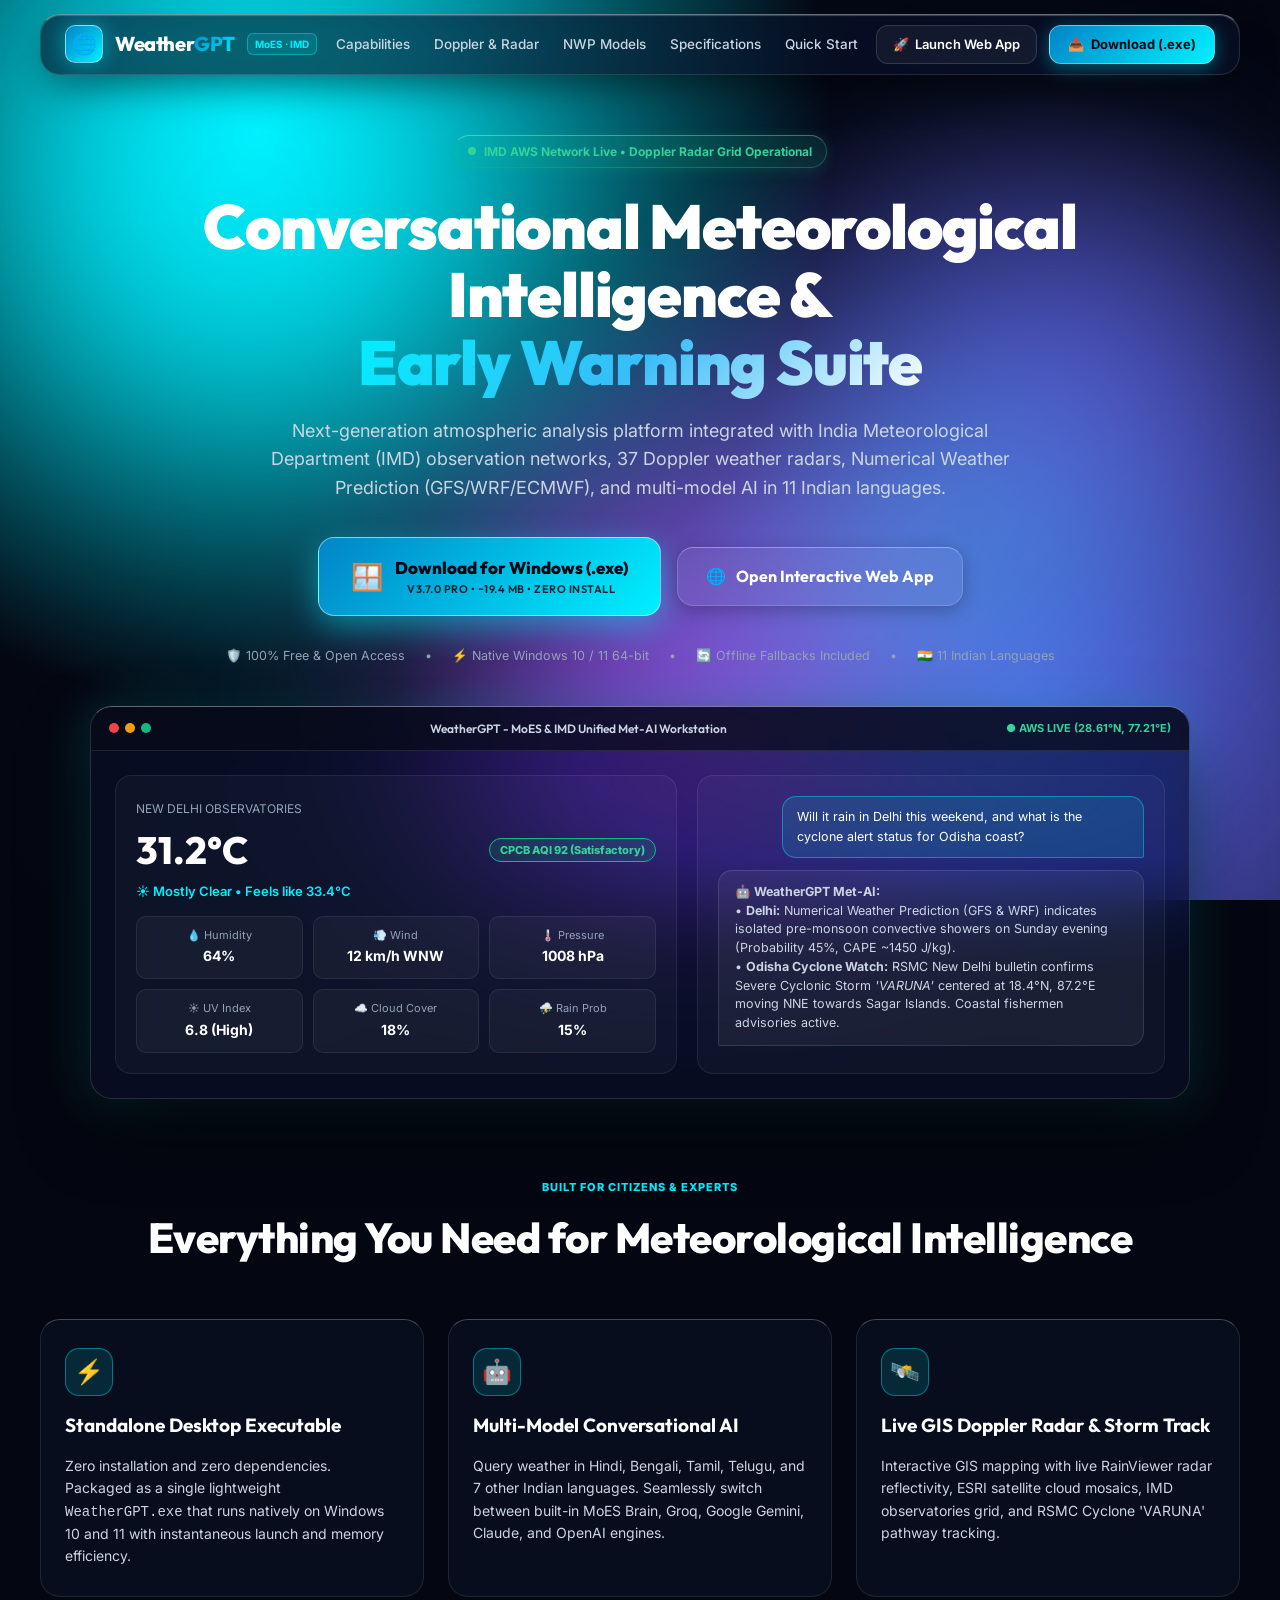
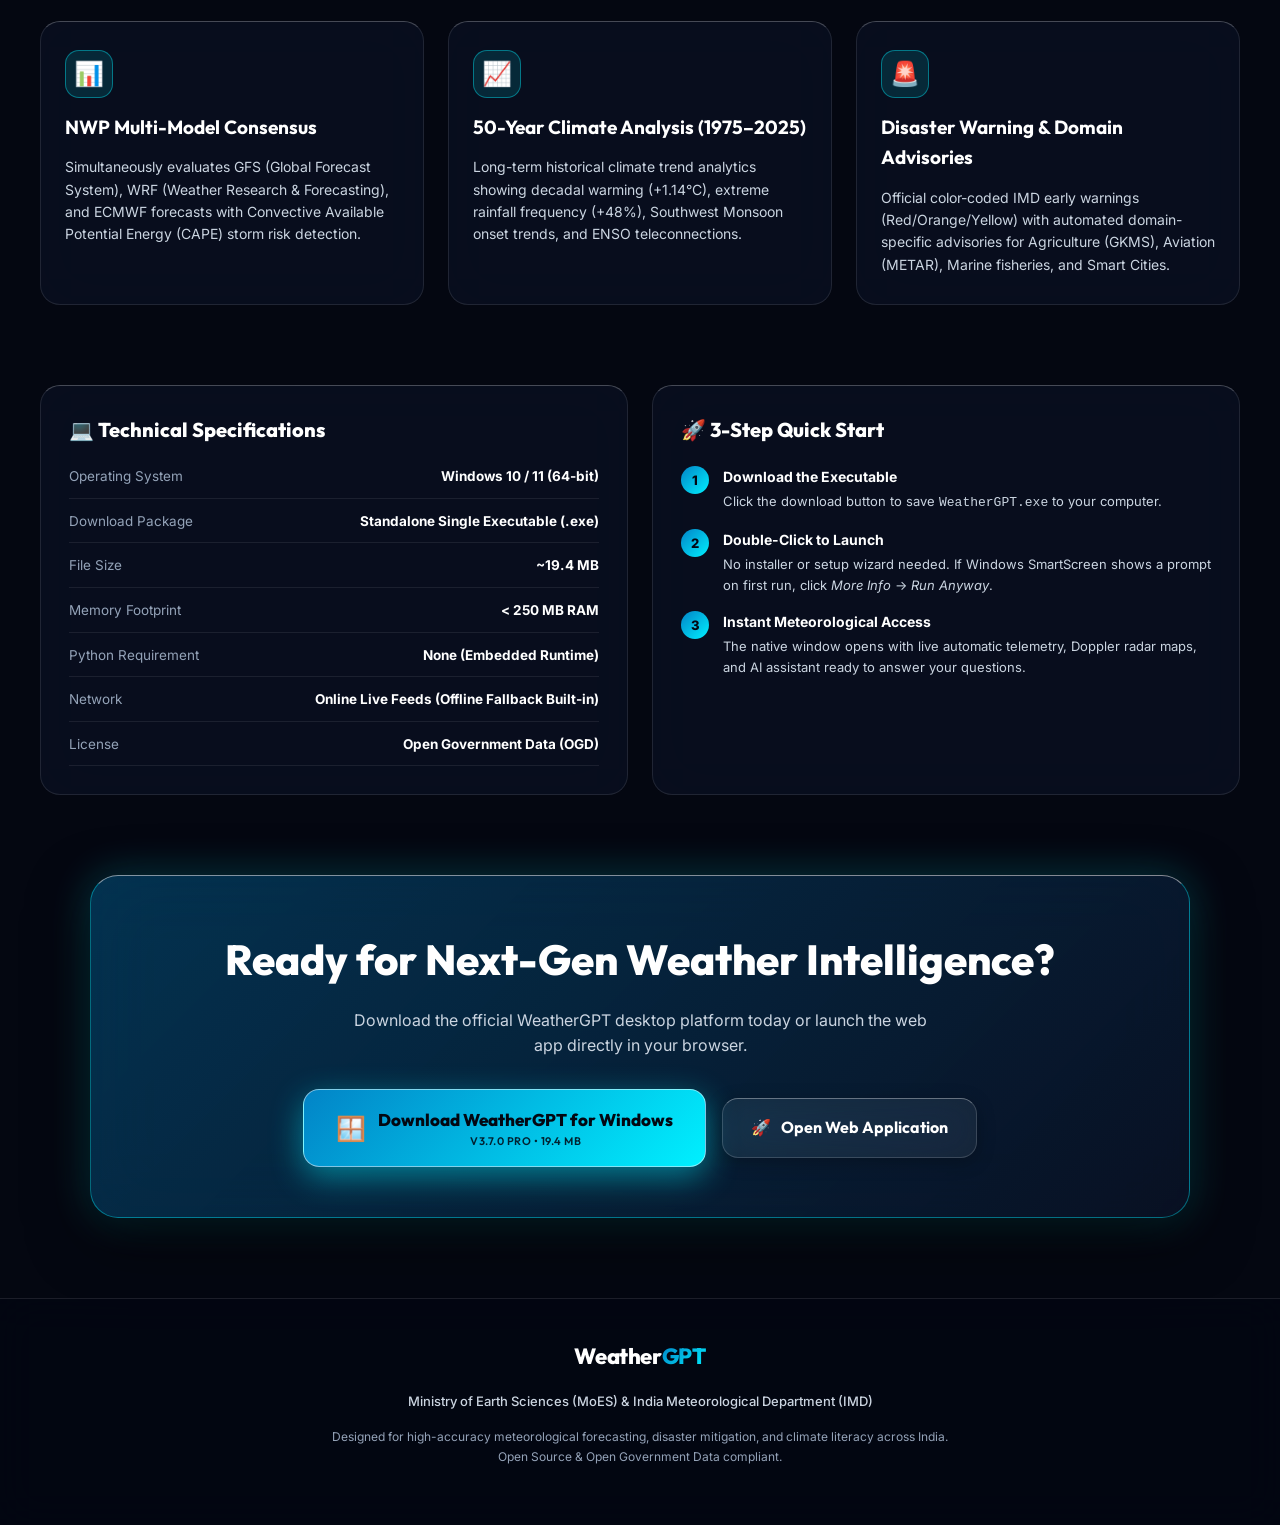
<file: index.html>
<!DOCTYPE html>
<html lang="en">
<head>
    <meta charset="UTF-8">
    <meta name="viewport" content="width=device-width, initial-scale=1.0">
    <title>WeatherGPT - Download Official Desktop Meteorological Intelligence Suite (MoES · IMD)</title>
    <meta name="description" content="Download WeatherGPT: Standalone Windows meteorological intelligence platform integrated with IMD observation networks, Doppler Weather Radar, NWP model forecasts, and AI in 11 Indian languages.">
    
    <!-- Google Fonts -->
    <link rel="preconnect" href="https://fonts.googleapis.com">
    <link rel="preconnect" href="https://fonts.gstatic.com" crossorigin>
    <link href="https://fonts.googleapis.com/css2?family=Inter:wght@300;400;500;600;700;800&family=Outfit:wght@400;500;600;700;800;900&display=swap" rel="stylesheet">
    
    <!-- Landing Page Stylesheet -->
    <link rel="stylesheet" href="./frontend/css/landing.css?v=3.7.0">
</head>
<body>

    <!-- Glowing Ambient Aurora Mesh -->
    <div class="glass-ambient-container" aria-hidden="true">
        <div class="ambient-orb orb-1"></div>
        <div class="ambient-orb orb-2"></div>
        <div class="ambient-orb orb-3"></div>
        <div class="ambient-orb orb-4"></div>
    </div>

    <!-- Top Floating Island Navigation -->
    <header class="landing-nav">
        <div class="nav-island">
            <a href="./index.html" class="nav-brand">
                <div class="brand-icon">🌐</div>
                <div class="brand-name">Weather<span class="highlight">GPT</span></div>
                <span class="badge-govt">MoES · IMD</span>
            </a>

            <nav class="nav-links">
                <a href="#features">Capabilities</a>
                <a href="#radar">Doppler &amp; Radar</a>
                <a href="#nwp">NWP Models</a>
                <a href="#specs">Specifications</a>
                <a href="#quickstart">Quick Start</a>
            </nav>

            <div class="nav-cta-group">
                <a href="./frontend/index.html" class="btn-ghost" title="Launch live browser application">
                    <span>🚀</span>
                    <span>Launch Web App</span>
                </a>
                <a href="https://github.com/Kavin1467/WeatherGPT/releases/download/v3.7.0/WeatherGPT.exe" class="btn-download-sm" download title="Download Standalone Windows .exe">
                    <span>📥</span>
                    <span>Download (.exe)</span>
                </a>
            </div>
        </div>
    </header>

    <!-- Main Hero Section -->
    <main>
        <section class="hero-section">
            <!-- Telemetry Indicator -->
            <div class="hero-telemetry-badge">
                <span class="pulse-dot"></span>
                <span>IMD AWS Network Live • Doppler Radar Grid Operational</span>
            </div>

            <!-- Main Heading -->
            <h1 class="hero-title">
                Conversational Meteorological Intelligence &amp; <br>
                <span class="gradient-text">Early Warning Suite</span>
            </h1>

            <p class="hero-desc">
                Next-generation atmospheric analysis platform integrated with India Meteorological Department (IMD) observation networks, 37 Doppler weather radars, Numerical Weather Prediction (GFS/WRF/ECMWF), and multi-model AI in 11 Indian languages.
            </p>

            <!-- Call to Actions -->
            <div class="hero-cta-wrap">
                <a href="https://github.com/Kavin1467/WeatherGPT/releases/download/v3.7.0/WeatherGPT.exe" class="btn-primary-download" id="heroDownloadBtn" download>
                    <span style="font-size: 26px;">🪟</span>
                    <div>
                        <span>Download for Windows (.exe)</span>
                        <span class="btn-sub">v3.7.0 Pro • ~19.4 MB • Zero Install</span>
                    </div>
                </a>

                <a href="./frontend/index.html" class="btn-secondary-web" title="Use interactive web interface">
                    <span>🌐</span>
                    <span>Open Interactive Web App</span>
                </a>
            </div>

            <!-- Meta Badges -->
            <div class="hero-meta-row">
                <span class="hero-meta-item">🛡️ 100% Free &amp; Open Access</span>
                <span>•</span>
                <span class="hero-meta-item">⚡ Native Windows 10 / 11 64-bit</span>
                <span>•</span>
                <span class="hero-meta-item">🔄 Offline Fallbacks Included</span>
                <span>•</span>
                <span class="hero-meta-item">🇮🇳 11 Indian Languages</span>
            </div>
        </section>

        <!-- Interactive App Preview Mockup -->
        <section class="mockup-container">
            <div class="mockup-glass-frame">
                <div class="mockup-header-bar">
                    <div class="window-dots">
                        <span class="window-dot dot-red"></span>
                        <span class="window-dot dot-yellow"></span>
                        <span class="window-dot dot-green"></span>
                    </div>
                    <div class="mockup-header-title">WeatherGPT - MoES &amp; IMD Unified Met-AI Workstation</div>
                    <div style="font-size: 11px; color: #34d399; font-weight: 700;">● AWS LIVE (28.61°N, 77.21°E)</div>
                </div>

                <div class="mockup-body">
                    <!-- Left: Telemetry Overview -->
                    <div class="mockup-telemetry-panel">
                        <div class="telemetry-hero-mini">
                            <div>
                                <span style="font-size: 12px; color: var(--text-dim); text-transform: uppercase;">New Delhi Observatories</span>
                                <div class="mini-temp">31.2°C</div>
                                <div class="mini-condition">☀️ Mostly Clear • Feels like 33.4°C</div>
                            </div>
                            <div style="text-align: right;">
                                <span style="font-size: 11px; color: #34d399; font-weight: 800; background: rgba(16,185,129,0.15); border: 1px solid #10b981; padding: 4px 10px; border-radius: 12px;">CPCB AQI 92 (Satisfactory)</span>
                            </div>
                        </div>

                        <div class="mini-grid">
                            <div class="mini-cell">
                                <span>💧 Humidity</span>
                                <strong>64%</strong>
                            </div>
                            <div class="mini-cell">
                                <span>💨 Wind</span>
                                <strong>12 km/h WNW</strong>
                            </div>
                            <div class="mini-cell">
                                <span>🌡️ Pressure</span>
                                <strong>1008 hPa</strong>
                            </div>
                            <div class="mini-cell">
                                <span>☀️ UV Index</span>
                                <strong>6.8 (High)</strong>
                            </div>
                            <div class="mini-cell">
                                <span>☁️ Cloud Cover</span>
                                <strong>18%</strong>
                            </div>
                            <div class="mini-cell">
                                <span>⛈️ Rain Prob</span>
                                <strong>15%</strong>
                            </div>
                        </div>
                    </div>

                    <!-- Right: Conversational Met-AI -->
                    <div class="mockup-chat-panel">
                        <div class="mockup-bubble-user">
                            Will it rain in Delhi this weekend, and what is the cyclone alert status for Odisha coast?
                        </div>
                        <div class="mockup-bubble-ai">
                            <strong>🤖 WeatherGPT Met-AI:</strong><br>
                            • <strong>Delhi:</strong> Numerical Weather Prediction (GFS &amp; WRF) indicates isolated pre-monsoon convective showers on Sunday evening (Probability 45%, CAPE ~1450 J/kg).<br>
                            • <strong>Odisha Cyclone Watch:</strong> RSMC New Delhi bulletin confirms Severe Cyclonic Storm <em>'VARUNA'</em> centered at 18.4°N, 87.2°E moving NNE towards Sagar Islands. Coastal fishermen advisories active.
                        </div>
                    </div>
                </div>
            </div>
        </section>

        <!-- Feature Pillars Section -->
        <section class="section-features" id="features">
            <div class="section-header">
                <div class="section-tag">BUILT FOR CITIZENS &amp; EXPERTS</div>
                <h2 class="section-title">Everything You Need for Meteorological Intelligence</h2>
            </div>

            <div class="features-grid">
                <!-- Feature 1 -->
                <div class="feature-card">
                    <div class="feature-icon-badge">⚡</div>
                    <h3 class="feature-title">Standalone Desktop Executable</h3>
                    <p class="feature-desc">
                        Zero installation and zero dependencies. Packaged as a single lightweight <code>WeatherGPT.exe</code> that runs natively on Windows 10 and 11 with instantaneous launch and memory efficiency.
                    </p>
                </div>

                <!-- Feature 2 -->
                <div class="feature-card">
                    <div class="feature-icon-badge">🤖</div>
                    <h3 class="feature-title">Multi-Model Conversational AI</h3>
                    <p class="feature-desc">
                        Query weather in Hindi, Bengali, Tamil, Telugu, and 7 other Indian languages. Seamlessly switch between built-in MoES Brain, Groq, Google Gemini, Claude, and OpenAI engines.
                    </p>
                </div>

                <!-- Feature 3 -->
                <div class="feature-card" id="radar">
                    <div class="feature-icon-badge">🛰️</div>
                    <h3 class="feature-title">Live GIS Doppler Radar &amp; Storm Track</h3>
                    <p class="feature-desc">
                        Interactive GIS mapping with live RainViewer radar reflectivity, ESRI satellite cloud mosaics, IMD observatories grid, and RSMC Cyclone 'VARUNA' pathway tracking.
                    </p>
                </div>

                <!-- Feature 4 -->
                <div class="feature-card" id="nwp">
                    <div class="feature-icon-badge">📊</div>
                    <h3 class="feature-title">NWP Multi-Model Consensus</h3>
                    <p class="feature-desc">
                        Simultaneously evaluates GFS (Global Forecast System), WRF (Weather Research &amp; Forecasting), and ECMWF forecasts with Convective Available Potential Energy (CAPE) storm risk detection.
                    </p>
                </div>

                <!-- Feature 5 -->
                <div class="feature-card">
                    <div class="feature-icon-badge">📈</div>
                    <h3 class="feature-title">50-Year Climate Analysis (1975–2025)</h3>
                    <p class="feature-desc">
                        Long-term historical climate trend analytics showing decadal warming (+1.14°C), extreme rainfall frequency (+48%), Southwest Monsoon onset trends, and ENSO teleconnections.
                    </p>
                </div>

                <!-- Feature 6 -->
                <div class="feature-card">
                    <div class="feature-icon-badge">🚨</div>
                    <h3 class="feature-title">Disaster Warning &amp; Domain Advisories</h3>
                    <p class="feature-desc">
                        Official color-coded IMD early warnings (Red/Orange/Yellow) with automated domain-specific advisories for Agriculture (GKMS), Aviation (METAR), Marine fisheries, and Smart Cities.
                    </p>
                </div>
            </div>
        </section>

        <!-- Specifications & Quick Start -->
        <section class="section-specs" id="specs">
            <div class="specs-container">
                <!-- Specs Card -->
                <div class="specs-card">
                    <h3 class="card-heading">💻 Technical Specifications</h3>
                    <div class="specs-list">
                        <div class="spec-item">
                            <span>Operating System</span>
                            <strong>Windows 10 / 11 (64-bit)</strong>
                        </div>
                        <div class="spec-item">
                            <span>Download Package</span>
                            <strong>Standalone Single Executable (.exe)</strong>
                        </div>
                        <div class="spec-item">
                            <span>File Size</span>
                            <strong>~19.4 MB</strong>
                        </div>
                        <div class="spec-item">
                            <span>Memory Footprint</span>
                            <strong>&lt; 250 MB RAM</strong>
                        </div>
                        <div class="spec-item">
                            <span>Python Requirement</span>
                            <strong>None (Embedded Runtime)</strong>
                        </div>
                        <div class="spec-item">
                            <span>Network</span>
                            <strong>Online Live Feeds (Offline Fallback Built-in)</strong>
                        </div>
                        <div class="spec-item">
                            <span>License</span>
                            <strong>Open Government Data (OGD)</strong>
                        </div>
                    </div>
                </div>

                <!-- Quick Start Card -->
                <div class="quickstart-card" id="quickstart">
                    <h3 class="card-heading">🚀 3-Step Quick Start</h3>
                    <div class="steps-list">
                        <div class="step-item">
                            <div class="step-num">1</div>
                            <div class="step-text">
                                <strong>Download the Executable</strong>
                                <p>Click the download button to save <code>WeatherGPT.exe</code> to your computer.</p>
                            </div>
                        </div>

                        <div class="step-item">
                            <div class="step-num">2</div>
                            <div class="step-text">
                                <strong>Double-Click to Launch</strong>
                                <p>No installer or setup wizard needed. If Windows SmartScreen shows a prompt on first run, click <em>More Info</em> &rarr; <em>Run Anyway</em>.</p>
                            </div>
                        </div>

                        <div class="step-item">
                            <div class="step-num">3</div>
                            <div class="step-text">
                                <strong>Instant Meteorological Access</strong>
                                <p>The native window opens with live automatic telemetry, Doppler radar maps, and AI assistant ready to answer your questions.</p>
                            </div>
                        </div>
                    </div>
                </div>
            </div>
        </section>

        <!-- Final Call-To-Action Banner -->
        <section class="section-cta">
            <div class="cta-banner">
                <h2>Ready for Next-Gen Weather Intelligence?</h2>
                <p>
                    Download the official WeatherGPT desktop platform today or launch the web app directly in your browser.
                </p>
                <div class="hero-cta-wrap" style="margin-bottom: 0;">
                    <a href="https://github.com/Kavin1467/WeatherGPT/releases/download/v3.7.0/WeatherGPT.exe" class="btn-primary-download" download>
                        <span style="font-size: 24px;">🪟</span>
                        <div>
                            <span>Download WeatherGPT for Windows</span>
                            <span class="btn-sub">v3.7.0 Pro • 19.4 MB</span>
                        </div>
                    </a>

                    <a href="./frontend/index.html" class="btn-secondary-web">
                        <span>🚀</span>
                        <span>Open Web Application</span>
                    </a>
                </div>
            </div>
        </section>
    </main>

    <!-- Footer -->
    <footer class="landing-footer">
        <div class="footer-content">
            <div class="brand-name" style="font-size: 22px;">Weather<span class="highlight">GPT</span></div>
            <div class="footer-govt-badge">
                Ministry of Earth Sciences (MoES) &amp; India Meteorological Department (IMD)
            </div>
            <div class="footer-sub">
                Designed for high-accuracy meteorological forecasting, disaster mitigation, and climate literacy across India.<br>
                Open Source &amp; Open Government Data compliant.
            </div>
        </div>
    </footer>

</body>
</html>
</file>
<file: frontend/css/landing.css>
/* ==========================================================================
   WeatherGPT - Product Showcase & Download Landing Page Styles
   Glassmorphic Design System (Aurora Mesh, Frosted Acrylic & Glow Accents)
   ========================================================================== */

@import url('https://fonts.googleapis.com/css2?family=Inter:wght@300;400;500;600;700;800&family=Outfit:wght@400;500;600;700;800;900&display=swap');

:root {
    --bg-dark: #040711;
    --aurora-1: #00f0ff;
    --aurora-2: #6366f1;
    --aurora-3: #a855f7;
    --aurora-4: #0284c7;

    --bg-surface: rgba(13, 22, 44, 0.48);
    --bg-surface-elevated: rgba(18, 30, 60, 0.70);
    --border-subtle: rgba(255, 255, 255, 0.12);
    --border-glow: rgba(0, 240, 255, 0.40);
    --accent-cyan: #00f0ff;
    --accent-blue: #38bdf8;
    --accent-emerald: #10b981;
    --text-main: #ffffff;
    --text-muted: #cbd5e1;
    --text-dim: #94a3b8;

    --gradient-brand: linear-gradient(135deg, #0284c7, #00f0ff);
    --gradient-btn: linear-gradient(135deg, #0284c7 0%, #00f0ff 100%);
    --gradient-card: linear-gradient(135deg, rgba(255, 255, 255, 0.05) 0%, rgba(255, 255, 255, 0.01) 100%);
}

* {
    margin: 0;
    padding: 0;
    box-sizing: border-box;
}

body {
    background-color: var(--bg-dark);
    background-image: 
        radial-gradient(circle at 20% 15%, var(--aurora-1) 0%, transparent 45%),
        radial-gradient(circle at 80% 80%, var(--aurora-2) 0%, transparent 50%),
        radial-gradient(circle at 50% 50%, rgba(6, 12, 28, 0.7) 0%, var(--bg-dark) 100%);
    background-attachment: fixed;
    color: var(--text-main);
    font-family: 'Inter', -apple-system, BlinkMacSystemFont, sans-serif;
    font-size: 15px;
    line-height: 1.6;
    overflow-x: hidden;
    min-height: 100vh;
}

/* Ambient Aurora Engine */
.glass-ambient-container {
    position: fixed;
    inset: 0;
    pointer-events: none;
    z-index: -1;
    overflow: hidden;
    filter: blur(90px);
    opacity: 0.85;
}

.ambient-orb {
    position: absolute;
    border-radius: 50%;
    mix-blend-mode: screen;
    animation: auroraFloat 22s ease-in-out infinite alternate;
}

.ambient-orb.orb-1 { width: 680px; height: 680px; top: -140px; left: -100px; background: radial-gradient(circle, var(--aurora-1) 0%, transparent 70%); }
.ambient-orb.orb-2 { width: 600px; height: 600px; top: 100px; right: -80px; background: radial-gradient(circle, var(--aurora-2) 0%, transparent 70%); animation-delay: -6s; }
.ambient-orb.orb-3 { width: 750px; height: 750px; bottom: -180px; left: 25%; background: radial-gradient(circle, var(--aurora-3) 0%, transparent 70%); animation-delay: -12s; }
.ambient-orb.orb-4 { width: 540px; height: 540px; bottom: 5%; right: 5%; background: radial-gradient(circle, var(--aurora-4) 0%, transparent 70%); animation-delay: -18s; }

@keyframes auroraFloat {
    0% { transform: translate3d(0, 0, 0) scale(1); }
    50% { transform: translate3d(40px, -50px, 0) scale(1.1); }
    100% { transform: translate3d(-30px, 40px, 0) scale(0.95); }
}

/* Navigation Header */
.landing-nav {
    position: sticky;
    top: 14px;
    z-index: 1000;
    margin: 14px auto 0;
    max-width: 1240px;
    padding: 0 20px;
}

.nav-island {
    background: rgba(10, 18, 38, 0.65);
    backdrop-filter: blur(32px) saturate(210%);
    -webkit-backdrop-filter: blur(32px) saturate(210%);
    border: 1px solid rgba(255, 255, 255, 0.12);
    border-top: 1.5px solid rgba(255, 255, 255, 0.40);
    border-radius: 20px;
    padding: 10px 24px;
    display: flex;
    justify-content: space-between;
    align-items: center;
    box-shadow: 0 16px 40px -10px rgba(0, 0, 0, 0.6), inset 0 1px 1px 0 rgba(255, 255, 255, 0.22);
}

.nav-brand {
    display: flex;
    align-items: center;
    gap: 12px;
    text-decoration: none;
}

.brand-icon {
    width: 38px;
    height: 38px;
    background: var(--gradient-brand);
    border-radius: 10px;
    display: flex;
    align-items: center;
    justify-content: center;
    font-size: 20px;
    border: 1px solid rgba(255, 255, 255, 0.45);
    box-shadow: 0 0 20px rgba(0, 240, 255, 0.45);
}

.brand-name {
    font-family: 'Outfit', sans-serif;
    font-size: 20px;
    font-weight: 800;
    letter-spacing: -0.4px;
    color: #ffffff;
}

.brand-name .highlight {
    background: var(--gradient-brand);
    -webkit-background-clip: text;
    -webkit-text-fill-color: transparent;
}

.badge-govt {
    font-size: 10px;
    font-weight: 700;
    color: var(--accent-cyan);
    border: 1px solid var(--border-glow);
    padding: 2px 7px;
    border-radius: 6px;
    background: rgba(0, 240, 255, 0.12);
}

.nav-links {
    display: flex;
    align-items: center;
    gap: 24px;
}

.nav-links a {
    color: var(--text-muted);
    text-decoration: none;
    font-size: 13.5px;
    font-weight: 500;
    transition: color 0.2s ease;
}

.nav-links a:hover {
    color: var(--accent-cyan);
}

.nav-cta-group {
    display: flex;
    align-items: center;
    gap: 12px;
}

.btn-ghost {
    background: rgba(255, 255, 255, 0.05);
    border: 1px solid rgba(255, 255, 255, 0.14);
    color: #ffffff;
    padding: 8px 16px;
    border-radius: 12px;
    font-size: 13px;
    font-weight: 600;
    text-decoration: none;
    transition: all 0.2s ease;
    display: inline-flex;
    align-items: center;
    gap: 6px;
}

.btn-ghost:hover {
    background: rgba(255, 255, 255, 0.12);
    border-color: rgba(255, 255, 255, 0.3);
    transform: translateY(-1px);
}

.btn-download-sm {
    background: var(--gradient-btn);
    color: #040813;
    padding: 8px 18px;
    border-radius: 12px;
    font-size: 13px;
    font-weight: 700;
    text-decoration: none;
    transition: all 0.22s ease;
    display: inline-flex;
    align-items: center;
    gap: 7px;
    border: 1px solid rgba(255, 255, 255, 0.4);
    box-shadow: 0 4px 18px rgba(0, 240, 255, 0.35);
}

.btn-download-sm:hover {
    transform: translateY(-2px);
    box-shadow: 0 6px 24px rgba(0, 240, 255, 0.55);
}

/* Hero Section */
.hero-section {
    max-width: 1240px;
    margin: 60px auto 40px;
    padding: 0 20px;
    text-align: center;
}

.hero-telemetry-badge {
    display: inline-flex;
    align-items: center;
    gap: 8px;
    background: rgba(16, 185, 129, 0.12);
    border: 1px solid rgba(16, 185, 129, 0.4);
    border-top: 1px solid rgba(255, 255, 255, 0.3);
    padding: 6px 14px;
    border-radius: 24px;
    font-size: 12px;
    font-weight: 700;
    color: #34d399;
    box-shadow: 0 2px 14px rgba(16, 185, 129, 0.18);
    margin-bottom: 24px;
}

.pulse-dot {
    width: 8px;
    height: 8px;
    background: #34d399;
    border-radius: 50%;
    animation: pulse 1.8s infinite;
}

@keyframes pulse {
    0% { transform: scale(0.9); opacity: 0.8; box-shadow: 0 0 0 0 rgba(16, 185, 129, 0.7); }
    70% { transform: scale(1.15); opacity: 1; box-shadow: 0 0 0 6px rgba(16, 185, 129, 0); }
    100% { transform: scale(0.9); opacity: 0.8; box-shadow: 0 0 0 0 rgba(16, 185, 129, 0); }
}

.hero-title {
    font-family: 'Outfit', sans-serif;
    font-size: clamp(34px, 5.5vw, 62px);
    font-weight: 900;
    line-height: 1.1;
    letter-spacing: -1.2px;
    margin-bottom: 20px;
    color: #ffffff;
}

.hero-title .gradient-text {
    background: linear-gradient(135deg, #00f0ff 0%, #38bdf8 50%, #ffffff 100%);
    -webkit-background-clip: text;
    -webkit-text-fill-color: transparent;
}

.hero-desc {
    max-width: 760px;
    margin: 0 auto 34px;
    font-size: clamp(15px, 2vw, 18px);
    color: var(--text-muted);
    line-height: 1.6;
}

.hero-cta-wrap {
    display: flex;
    justify-content: center;
    align-items: center;
    gap: 16px;
    flex-wrap: wrap;
    margin-bottom: 30px;
}

.btn-primary-download {
    display: inline-flex;
    align-items: center;
    gap: 12px;
    background: var(--gradient-btn);
    color: #030712;
    padding: 16px 32px;
    border-radius: 16px;
    font-family: 'Outfit', sans-serif;
    font-size: 17px;
    font-weight: 800;
    text-decoration: none;
    border: 1px solid rgba(255, 255, 255, 0.5);
    box-shadow: 0 10px 32px rgba(0, 240, 255, 0.45);
    transition: all 0.25s cubic-bezier(0.16, 1, 0.3, 1);
}

.btn-primary-download:hover {
    transform: translateY(-3px) scale(1.02);
    box-shadow: 0 16px 44px rgba(0, 240, 255, 0.65);
}

.btn-primary-download .btn-sub {
    display: block;
    font-size: 11px;
    font-weight: 600;
    opacity: 0.85;
    text-transform: uppercase;
    letter-spacing: 0.5px;
}

.btn-secondary-web {
    display: inline-flex;
    align-items: center;
    gap: 10px;
    background: rgba(255, 255, 255, 0.06);
    backdrop-filter: blur(20px);
    border: 1px solid rgba(255, 255, 255, 0.16);
    border-top: 1.5px solid rgba(255, 255, 255, 0.35);
    color: #ffffff;
    padding: 16px 28px;
    border-radius: 16px;
    font-family: 'Outfit', sans-serif;
    font-size: 16px;
    font-weight: 700;
    text-decoration: none;
    transition: all 0.22s ease;
    box-shadow: 0 4px 18px rgba(0, 0, 0, 0.25);
}

.btn-secondary-web:hover {
    background: rgba(255, 255, 255, 0.12);
    border-color: var(--accent-cyan);
    color: var(--accent-cyan);
    transform: translateY(-2px);
}

.hero-meta-row {
    display: flex;
    justify-content: center;
    align-items: center;
    gap: 20px;
    font-size: 12.5px;
    color: var(--text-dim);
    flex-wrap: wrap;
}

.hero-meta-item {
    display: inline-flex;
    align-items: center;
    gap: 6px;
}

/* App Mockup Showcase */
.mockup-container {
    max-width: 1140px;
    margin: 40px auto 80px;
    padding: 0 20px;
}

.mockup-glass-frame {
    background: rgba(10, 18, 38, 0.65);
    backdrop-filter: blur(36px) saturate(210%);
    -webkit-backdrop-filter: blur(36px) saturate(210%);
    border: 1px solid rgba(255, 255, 255, 0.14);
    border-top: 1.5px solid rgba(255, 255, 255, 0.38);
    border-radius: 22px;
    box-shadow: 0 30px 80px -15px rgba(0, 0, 0, 0.8), 0 0 50px rgba(0, 240, 255, 0.2);
    overflow: hidden;
}

.mockup-header-bar {
    background: rgba(6, 11, 24, 0.7);
    padding: 12px 18px;
    border-bottom: 1px solid rgba(255, 255, 255, 0.10);
    display: flex;
    justify-content: space-between;
    align-items: center;
}

.window-dots {
    display: flex;
    gap: 6px;
}

.window-dot {
    width: 10px;
    height: 10px;
    border-radius: 50%;
}

.dot-red { background: #ef4444; }
.dot-yellow { background: #f59e0b; }
.dot-green { background: #10b981; }

.mockup-header-title {
    font-size: 12px;
    color: var(--text-muted);
    font-family: 'Outfit', sans-serif;
    font-weight: 600;
}

.mockup-body {
    padding: 24px;
    display: grid;
    grid-template-columns: 1.2fr 1fr;
    gap: 20px;
}

.mockup-telemetry-panel {
    background: rgba(255, 255, 255, 0.03);
    border: 1px solid rgba(255, 255, 255, 0.08);
    border-radius: 16px;
    padding: 20px;
    display: flex;
    flex-direction: column;
    gap: 14px;
}

.telemetry-hero-mini {
    display: flex;
    justify-content: space-between;
    align-items: center;
}

.mini-temp {
    font-family: 'Outfit', sans-serif;
    font-size: 38px;
    font-weight: 800;
    color: #ffffff;
}

.mini-condition {
    font-size: 13px;
    color: var(--accent-cyan);
    font-weight: 600;
}

.mini-grid {
    display: grid;
    grid-template-columns: repeat(3, 1fr);
    gap: 10px;
}

.mini-cell {
    background: rgba(255, 255, 255, 0.04);
    border: 1px solid rgba(255, 255, 255, 0.08);
    border-radius: 10px;
    padding: 10px;
    text-align: center;
}

.mini-cell span {
    display: block;
    font-size: 11px;
    color: var(--text-dim);
}

.mini-cell strong {
    font-size: 14px;
    color: #ffffff;
}

.mockup-chat-panel {
    background: rgba(255, 255, 255, 0.03);
    border: 1px solid rgba(255, 255, 255, 0.08);
    border-radius: 16px;
    padding: 20px;
    display: flex;
    flex-direction: column;
    gap: 12px;
}

.mockup-bubble-user {
    background: rgba(0, 240, 255, 0.12);
    border: 1px solid var(--border-glow);
    padding: 10px 14px;
    border-radius: 14px 14px 2px 14px;
    font-size: 12.5px;
    align-self: flex-end;
    color: #ffffff;
    max-width: 85%;
}

.mockup-bubble-ai {
    background: rgba(255, 255, 255, 0.05);
    border: 1px solid rgba(255, 255, 255, 0.12);
    padding: 12px 16px;
    border-radius: 14px 14px 14px 2px;
    font-size: 12.5px;
    color: var(--text-muted);
    line-height: 1.5;
}

/* Feature Pillars Section */
.section-features {
    max-width: 1240px;
    margin: 80px auto;
    padding: 0 20px;
}

.section-header {
    text-align: center;
    margin-bottom: 48px;
}

.section-tag {
    font-size: 11px;
    font-weight: 800;
    color: var(--accent-cyan);
    letter-spacing: 1px;
    text-transform: uppercase;
    margin-bottom: 8px;
}

.section-title {
    font-family: 'Outfit', sans-serif;
    font-size: clamp(26px, 3.5vw, 42px);
    font-weight: 800;
    color: #ffffff;
    letter-spacing: -0.5px;
}

.features-grid {
    display: grid;
    grid-template-columns: repeat(auto-fit, minmax(340px, 1fr));
    gap: 24px;
}

.feature-card {
    background: var(--bg-surface);
    backdrop-filter: blur(28px);
    -webkit-backdrop-filter: blur(28px);
    border: 1px solid rgba(255, 255, 255, 0.10);
    border-top: 1.5px solid rgba(255, 255, 255, 0.25);
    border-radius: 20px;
    padding: 28px 24px;
    transition: all 0.25s cubic-bezier(0.16, 1, 0.3, 1);
    display: flex;
    flex-direction: column;
    gap: 14px;
}

.feature-card:hover {
    transform: translateY(-4px);
    border-color: rgba(0, 240, 255, 0.4);
    box-shadow: 0 18px 40px -10px rgba(0, 0, 0, 0.6), 0 0 20px rgba(0, 240, 255, 0.2);
}

.feature-icon-badge {
    width: 48px;
    height: 48px;
    border-radius: 14px;
    background: rgba(0, 240, 255, 0.12);
    border: 1px solid var(--border-glow);
    display: flex;
    align-items: center;
    justify-content: center;
    font-size: 24px;
}

.feature-title {
    font-family: 'Outfit', sans-serif;
    font-size: 19px;
    font-weight: 700;
    color: #ffffff;
}

.feature-desc {
    font-size: 14px;
    color: var(--text-muted);
    line-height: 1.6;
}

/* Specs & Quick Start Section */
.section-specs {
    max-width: 1240px;
    margin: 80px auto;
    padding: 0 20px;
}

.specs-container {
    display: grid;
    grid-template-columns: 1fr 1fr;
    gap: 24px;
}

.specs-card, .quickstart-card {
    background: var(--bg-surface);
    backdrop-filter: blur(28px);
    border: 1px solid rgba(255, 255, 255, 0.10);
    border-top: 1.5px solid rgba(255, 255, 255, 0.25);
    border-radius: 20px;
    padding: 28px;
}

.card-heading {
    font-family: 'Outfit', sans-serif;
    font-size: 20px;
    font-weight: 800;
    color: #ffffff;
    margin-bottom: 20px;
    display: flex;
    align-items: center;
    gap: 8px;
}

.specs-list {
    display: flex;
    flex-direction: column;
    gap: 12px;
}

.spec-item {
    display: flex;
    justify-content: space-between;
    align-items: center;
    padding-bottom: 10px;
    border-bottom: 1px solid rgba(255, 255, 255, 0.08);
}

.spec-item span {
    font-size: 13.5px;
    color: var(--text-dim);
}

.spec-item strong {
    font-size: 13.5px;
    color: #ffffff;
}

.steps-list {
    display: flex;
    flex-direction: column;
    gap: 16px;
}

.step-item {
    display: flex;
    gap: 14px;
    align-items: flex-start;
}

.step-num {
    width: 28px;
    height: 28px;
    background: var(--gradient-brand);
    color: #030712;
    border-radius: 50%;
    display: flex;
    align-items: center;
    justify-content: center;
    font-weight: 800;
    font-size: 13px;
    flex-shrink: 0;
}

.step-text strong {
    display: block;
    font-size: 14px;
    color: #ffffff;
    margin-bottom: 2px;
}

.step-text p {
    font-size: 13px;
    color: var(--text-muted);
}

/* Call to Action Banner */
.section-cta {
    max-width: 1140px;
    margin: 80px auto;
    padding: 0 20px;
}

.cta-banner {
    background: linear-gradient(135deg, rgba(2, 132, 199, 0.35) 0%, rgba(10, 18, 38, 0.85) 100%);
    backdrop-filter: blur(36px);
    border: 1px solid rgba(0, 240, 255, 0.4);
    border-top: 1.5px solid rgba(255, 255, 255, 0.5);
    border-radius: 28px;
    padding: 50px 30px;
    text-align: center;
    box-shadow: 0 20px 60px rgba(0, 0, 0, 0.6), 0 0 40px rgba(0, 240, 255, 0.25);
}

.cta-banner h2 {
    font-family: 'Outfit', sans-serif;
    font-size: clamp(28px, 4vw, 42px);
    font-weight: 800;
    color: #ffffff;
    margin-bottom: 14px;
}

.cta-banner p {
    font-size: 16px;
    color: var(--text-muted);
    max-width: 600px;
    margin: 0 auto 30px;
}

/* Footer */
.landing-footer {
    border-top: 1px solid rgba(255, 255, 255, 0.10);
    padding: 40px 20px 60px;
    text-align: center;
    background: rgba(3, 7, 18, 0.85);
    backdrop-filter: blur(20px);
}

.footer-content {
    max-width: 1240px;
    margin: 0 auto;
    display: flex;
    flex-direction: column;
    align-items: center;
    gap: 16px;
}

.footer-govt-badge {
    font-size: 13px;
    color: var(--text-muted);
    font-weight: 500;
}

.footer-sub {
    font-size: 12px;
    color: var(--text-dim);
}

/* Responsive */
@media (max-width: 900px) {
    .nav-links { display: none; }
    .mockup-body { grid-template-columns: 1fr; }
    .specs-container { grid-template-columns: 1fr; }
}

@media (max-width: 600px) {
    .nav-island { padding: 8px 14px; }
    .btn-ghost { display: none; }
    .hero-section { margin-top: 30px; }
    .btn-primary-download { width: 100%; justify-content: center; }
    .btn-secondary-web { width: 100%; justify-content: center; }
}
</file>
